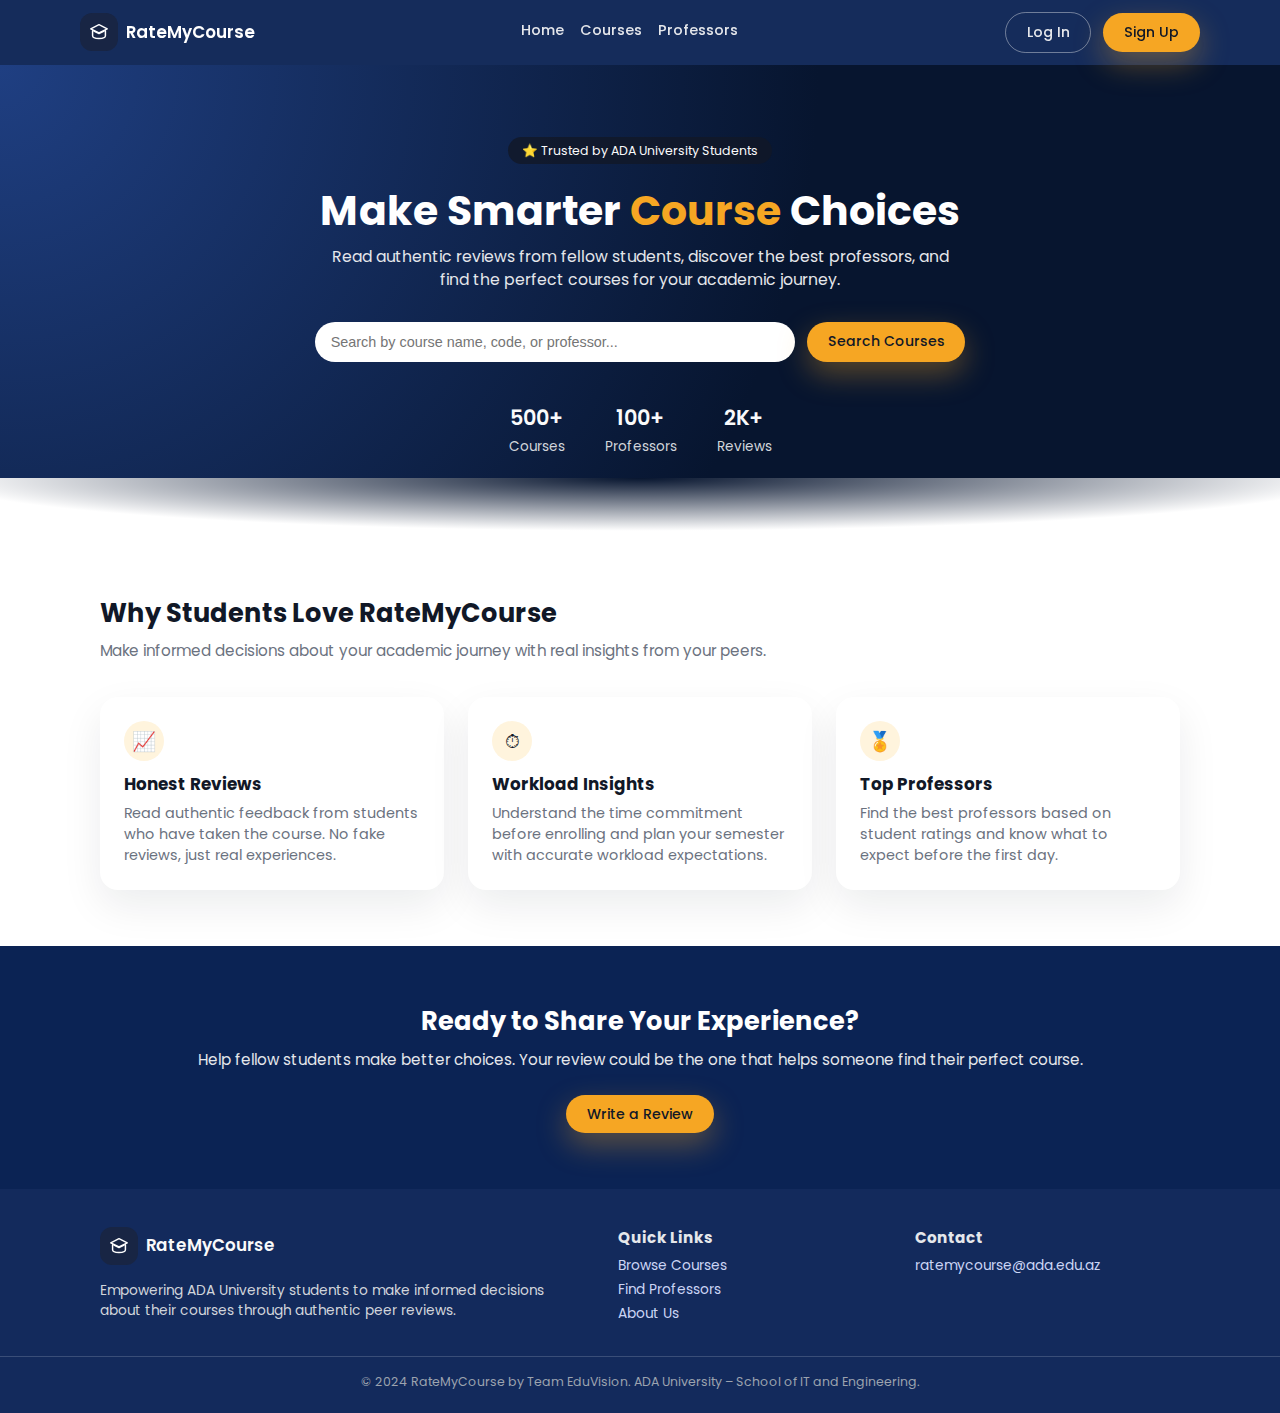
<file: src/main/resources/static/index.html>
<!DOCTYPE html>
<html lang="en">
<head>
  <meta charset="UTF-8" />
  <title>RateMyCourse – ADA University Course Reviews</title>
  <meta name="viewport" content="width=device-width, initial-scale=1.0" />
  <link rel="stylesheet" href="styles.css" />
  <link rel="preconnect" href="https://fonts.googleapis.com">
  <link rel="preconnect" href="https://fonts.gstatic.com" crossorigin>
  <link
    href="https://fonts.googleapis.com/css2?family=Poppins:wght@400;500;600;700&display=swap"
    rel="stylesheet">
</head>
<body data-page="home">
  <!-- NAVBAR -->
  <header class="navbar">
    <div class="container navbar-inner">
      <!-- Brand clickable -> home -->
      <a href="index.html" class="brand">
        <div class="brand-icon">
          <!-- Mortarboard icon -->
          <svg viewBox="0 0 24 24" aria-hidden="true">
            <path d="M3 8.5L12 4l9 4.5-9 4.5L3 8.5Z" />
            <path d="M6.5 11l5.5 2.75L17.5 11" />
            <path d="M19 10.5V16c0 1.66-3.13 3-7 3s-7-1.34-7-3v-5.5" />
          </svg>
        </div>
        <span class="brand-name">RateMyCourse</span>
      </a>

      <nav class="nav-links">
        <a href="index.html" class="nav-link">Home</a>
        <a href="courses.html" class="nav-link">Courses</a>
        <a href="professors.html" class="nav-link">Professors</a>
      </nav>

      <div class="nav-right">
        <div class="nav-auth">
          <button class="btn btn-ghost" id="btn-login">Log In</button>
          <button class="btn btn-primary" id="btn-signup">Sign Up</button>
        </div>
      </div>
    </div>
  </header>

  <main>
    <!-- HERO -->
    <section class="hero">
      <div class="container hero-inner">
        <span class="badge">⭐ Trusted by ADA University Students</span>

        <h1 class="hero-title">
          Make Smarter <span class="accent">Course</span> Choices
        </h1>

        <p class="hero-subtitle">
          Read authentic reviews from fellow students, discover the best
          professors, and find the perfect courses for your academic journey.
        </p>

        <div class="hero-search">
          <input
            id="hero-search-input"
            type="text"
            placeholder="Search by course name, code, or professor..."
          />
          <button class="btn btn-primary" id="hero-search-btn">
            Search Courses
          </button>
        </div>

        <div class="hero-stats">
          <div class="stat-item">
            <span class="stat-number">500+</span>
            <span class="stat-label">Courses</span>
          </div>
          <div class="stat-item">
            <span class="stat-number">100+</span>
            <span class="stat-label">Professors</span>
          </div>
          <div class="stat-item">
            <span class="stat-number">2K+</span>
            <span class="stat-label">Reviews</span>
          </div>
        </div>
      </div>
      <div class="hero-curve"></div>
    </section>

    <!-- WHY -->
    <section class="section" id="why">
      <div class="container">
        <h2 class="section-title">Why Students Love RateMyCourse</h2>
        <p class="section-subtitle">
          Make informed decisions about your academic journey with real
          insights from your peers.
        </p>

        <div class="three-cards">
          <article class="info-card">
            <div class="info-icon">📈</div>
            <h3>Honest Reviews</h3>
            <p>
              Read authentic feedback from students who have taken the course.
              No fake reviews, just real experiences.
            </p>
          </article>

          <article class="info-card">
            <div class="info-icon">⏱</div>
            <h3>Workload Insights</h3>
            <p>
              Understand the time commitment before enrolling and plan your
              semester with accurate workload expectations.
            </p>
          </article>

          <article class="info-card">
            <div class="info-icon">🏅</div>
            <h3>Top Professors</h3>
            <p>
              Find the best professors based on student ratings and know what
              to expect before the first day.
            </p>
          </article>
        </div>
      </div>
    </section>

    <!-- CTA -->
    <section class="section section-cta">
      <div class="container cta-inner">
        <h2 class="cta-title">Ready to Share Your Experience?</h2>
        <p class="cta-subtitle">
          Help fellow students make better choices. Your review could be the
          one that helps someone find their perfect course.
        </p>
        <button class="btn btn-primary" id="home-write-review">Write a Review</button>
      </div>
    </section>
  </main>

  <!-- FOOTER -->
  <footer class="footer">
    <div class="container footer-inner">
      <div class="footer-col">
        <!-- Brand clickable -> home -->
        <a href="index.html" class="brand">
          <div class="brand-icon brand-icon-small">
            <svg viewBox="0 0 24 24" aria-hidden="true">
              <path d="M3 8.5L12 4l9 4.5-9 4.5L3 8.5Z" />
              <path d="M6.5 11l5.5 2.75L17.5 11" />
              <path d="M19 10.5V16c0 1.66-3.13 3-7 3s-7-1.34-7-3v-5.5" />
            </svg>
          </div>
          <span class="brand-name">RateMyCourse</span>
        </a>
        <p class="footer-text">
          Empowering ADA University students to make informed decisions about
          their courses through authentic peer reviews.
        </p>
      </div>

      <div class="footer-col">
        <h4>Quick Links</h4>
        <a href="courses.html">Browse Courses</a>
        <a href="professors.html">Find Professors</a>
        <a href="#why">About Us</a>
      </div>

      <div class="footer-col">
        <h4>Contact</h4>
        <a href="mailto:ratemycourse@ada.edu.az">ratemycourse@ada.edu.az</a>
      </div>
    </div>

    <div class="footer-bottom">
      © 2024 RateMyCourse by Team EduVision. ADA University – School of IT and
      Engineering.
    </div>
  </footer>

  <script src="app.js"></script>
</body>
</html>
</file>
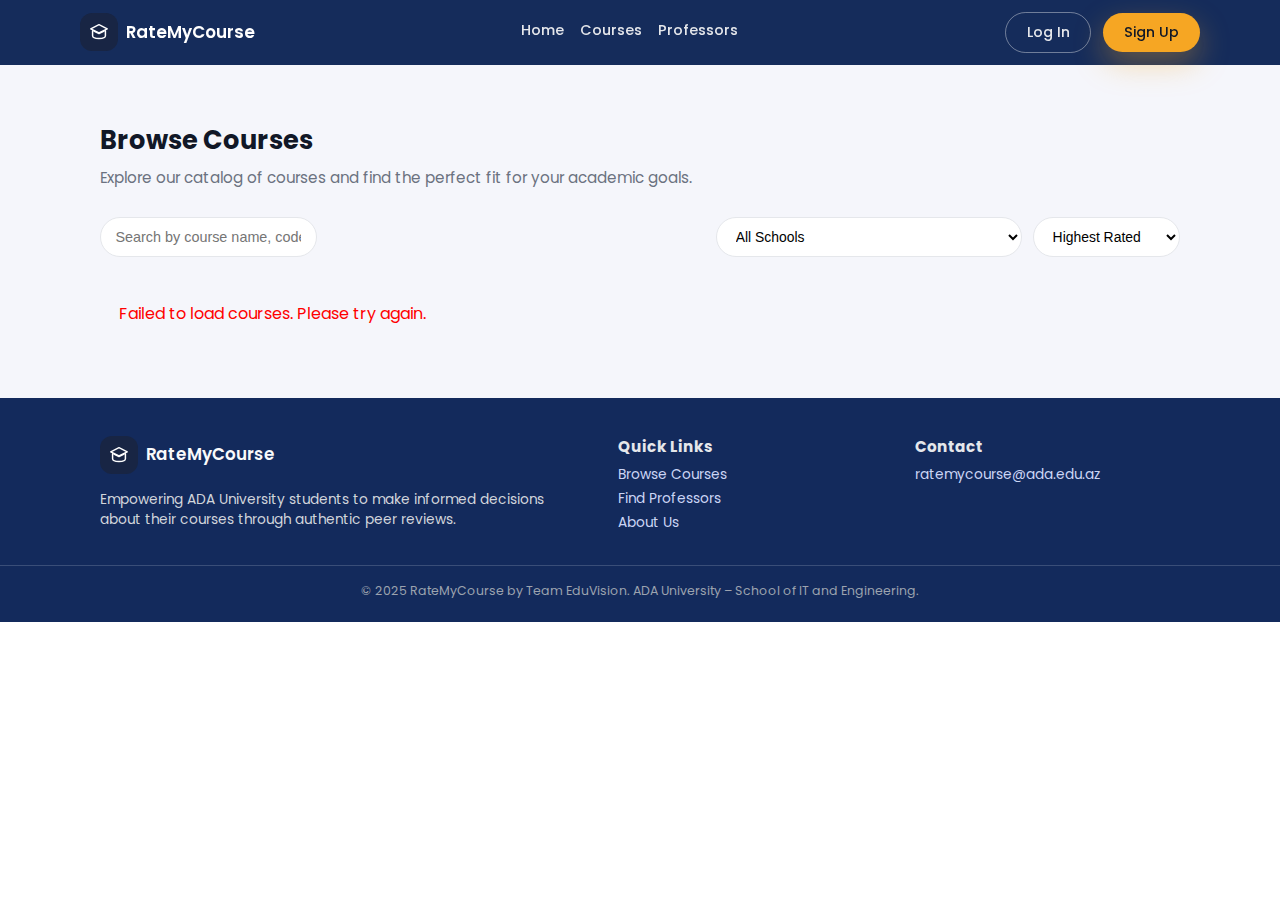
<file: src/main/resources/static/course-detail.html>
<!DOCTYPE html>
<html lang="en">
<head>
  <meta charset="UTF-8" />
  <title>Course Details – RateMyCourse</title>
  <meta name="viewport" content="width=device-width, initial-scale=1.0" />
  <link rel="stylesheet" href="styles.css" />
  <link rel="preconnect" href="https://fonts.googleapis.com">
  <link rel="preconnect" href="https://fonts.gstatic.com" crossorigin>
  <link
    href="https://fonts.googleapis.com/css2?family=Poppins:wght@400;500;600;700&display=swap"
    rel="stylesheet">
</head>
<body data-page="course-detail">
  <header class="navbar">
    <div class="container navbar-inner">
      <!-- Brand clickable -> home -->
      <a href="index.html" class="brand">
        <div class="brand-icon">
          <!-- Mortarboard icon -->
          <svg viewBox="0 0 24 24" aria-hidden="true">
            <path d="M3 8.5L12 4l9 4.5-9 4.5L3 8.5Z" />
            <path d="M6.5 11l5.5 2.75L17.5 11" />
            <path d="M19 10.5V16c0 1.66-3.13 3-7 3s-7-1.34-7-3v-5.5" />
          </svg>
        </div>
        <span class="brand-name">RateMyCourse</span>
      </a>

      <nav class="nav-links">
        <a href="index.html" class="nav-link">Home</a>
        <a href="courses.html" class="nav-link">Courses</a>
        <a href="professors.html" class="nav-link">Professors</a>
      </nav>

      <div class="nav-right">
        <div class="nav-auth">
          <button class="btn btn-ghost" id="btn-login">Log In</button>
          <button class="btn btn-primary" id="btn-signup">Sign Up</button>
        </div>
      </div>
    </div>
  </header>

<main>
  <!-- Hero -->
  <section class="detail-hero">
    <div class="container detail-hero-inner">
      <div class="detail-left">
        <a href="courses.html" class="detail-back-link">← Back to Courses</a>
        <span id="course-code" class="detail-code-badge"></span>
        <h1 id="course-title" class="detail-title"></h1>
        <p id="course-school" class="detail-subtitle"></p>
        <p id="course-professor" class="detail-subtitle detail-prof-line"></p>
      </div>

      <aside class="detail-rating-card">
        <div class="rating-stars-static detail-stars">
          <div class="rating-stars-bg">★★★★★</div>
          <div class="rating-stars-fill" id="course-stars-fill">★★★★★</div>
        </div>

        <div class="detail-rating-value" id="course-rating">—</div>
        <div class="detail-rating-sub" id="course-review-count">No reviews yet</div>
        <div class="detail-diff-label">
          Difficulty:
          <span id="course-difficulty" class="difficulty-badge"></span>
        </div>
      </aside>
    </div>
  </section>

  <!-- Reviews -->
  <section class="section detail-reviews">
    <div class="container">
      <div class="reviews-header">
        <h2>Student Reviews</h2>
        <div class="reviews-actions">
          <select id="course-review-sort">
            <option value="newest">Newest First</option>
            <option value="oldest">Oldest First</option>
            <option value="rating-desc">Highest Rating</option>
            <option value="rating-asc">Lowest Rating</option>
          </select>
          <button class="btn btn-primary btn-small" id="course-write-review-top">
            Write Review
          </button>
        </div>
      </div>

      <div id="course-reviews-empty" class="reviews-empty">
        <div class="reviews-empty-icon">💬</div>
        <h3>No Reviews Yet</h3>
        <p>Be the first to share your experience with this course!</p>
        <button class="btn btn-primary btn-small" id="course-write-review-empty">
          Write the First Review
        </button>
      </div>

      <div id="course-reviews-list"></div>
    </div>
  </section>
</main>

  <footer class="footer">
    <div class="container footer-inner">
      <div class="footer-col">
        <!-- Brand clickable -> home -->
        <a href="index.html" class="brand">
          <div class="brand-icon brand-icon-small">
            <svg viewBox="0 0 24 24" aria-hidden="true">
              <path d="M3 8.5L12 4l9 4.5-9 4.5L3 8.5Z" />
              <path d="M6.5 11l5.5 2.75L17.5 11" />
              <path d="M19 10.5V16c0 1.66-3.13 3-7 3s-7-1.34-7-3v-5.5" />
            </svg>
          </div>
          <span class="brand-name">RateMyCourse</span>
        </a>
        <p class="footer-text">
          Empowering ADA University students to make informed decisions about
          their courses through authentic peer reviews.
        </p>
      </div>

      <div class="footer-col">
        <h4>Quick Links</h4>
        <a href="courses.html">Browse Courses</a>
        <a href="professors.html">Find Professors</a>
        <a href="#why">About Us</a>
      </div>

      <div class="footer-col">
        <h4>Contact</h4>
        <a href="mailto:ratemycourse@ada.edu.az">ratemycourse@ada.edu.az</a>
      </div>
    </div>

    <div class="footer-bottom">
      © 2025 RateMyCourse by Team EduVision. ADA University – School of IT and
      Engineering.
    </div>
  </footer>

  <!-- COURSE REVIEW MODAL -->
  <div id="course-review-modal" class="review-modal hidden">
    <div class="review-modal-backdrop"></div>
    <div class="review-modal-panel">
      <div class="review-modal-header">
        <div>
          <h3>Write a Review</h3>
          <p id="course-modal-subtitle" class="modal-subtitle-small"></p>
        </div>
        <button class="modal-close-btn" id="course-modal-close">×</button>
      </div>

      <form class="review-modal-form" id="course-modal-form">
        <label class="modal-label">Overall Rating *</label>
        <div class="rating-input">
          <div class="rating-stars-wrapper" id="course-rating-stars">
            <div class="rating-stars-bg">★★★★★</div>
            <div class="rating-stars-fill" id="course-rating-stars-fill">★★★★★</div>
          </div>
          <span class="rating-input-value" id="course-rating-value">0.0/5</span>
        </div>


        <label class="modal-label">Difficulty Level *</label>
        <select id="course-modal-difficulty">
          <option value="">Select difficulty</option>
          <option value="Easy">Easy</option>
          <option value="Moderate">Moderate</option>
          <option value="Hard">Hard</option>
        </select>

        <label class="modal-label">When did you take this course? *</label>
        <div class="review-form-row">
          <select id="course-modal-semester">
            <option value="">Select semester</option>
            <option value="Fall">Fall</option>
            <option value="Spring">Spring</option>
            <option value="Summer">Summer</option>
          </select>
          <select id="course-modal-year">
            <option value="">Year</option>
            <!-- JS ilə dolduracağıq -->
          </select>
        </div>

        <label class="modal-label">Your Review *</label>
        <textarea
          id="course-modal-text"
          rows="4"
          placeholder="Share your experience with this course. What did you like? What could be improved? Any tips for future students?"
        ></textarea>

        <p class="modal-hint">Your review will be posted anonymously.</p>

        <div class="review-form-actions">
          <button
            type="button"
            class="btn btn-ghost btn-small"
            id="course-modal-cancel"
          >
            Cancel
          </button>
          <button
            type="submit"
            class="btn btn-primary btn-small"
            id="course-modal-submit"
          >
            Submit Review
          </button>
        </div>
      </form>
    </div>
  </div>

  <script src="app.js"></script>
</body>
</html>
</file>
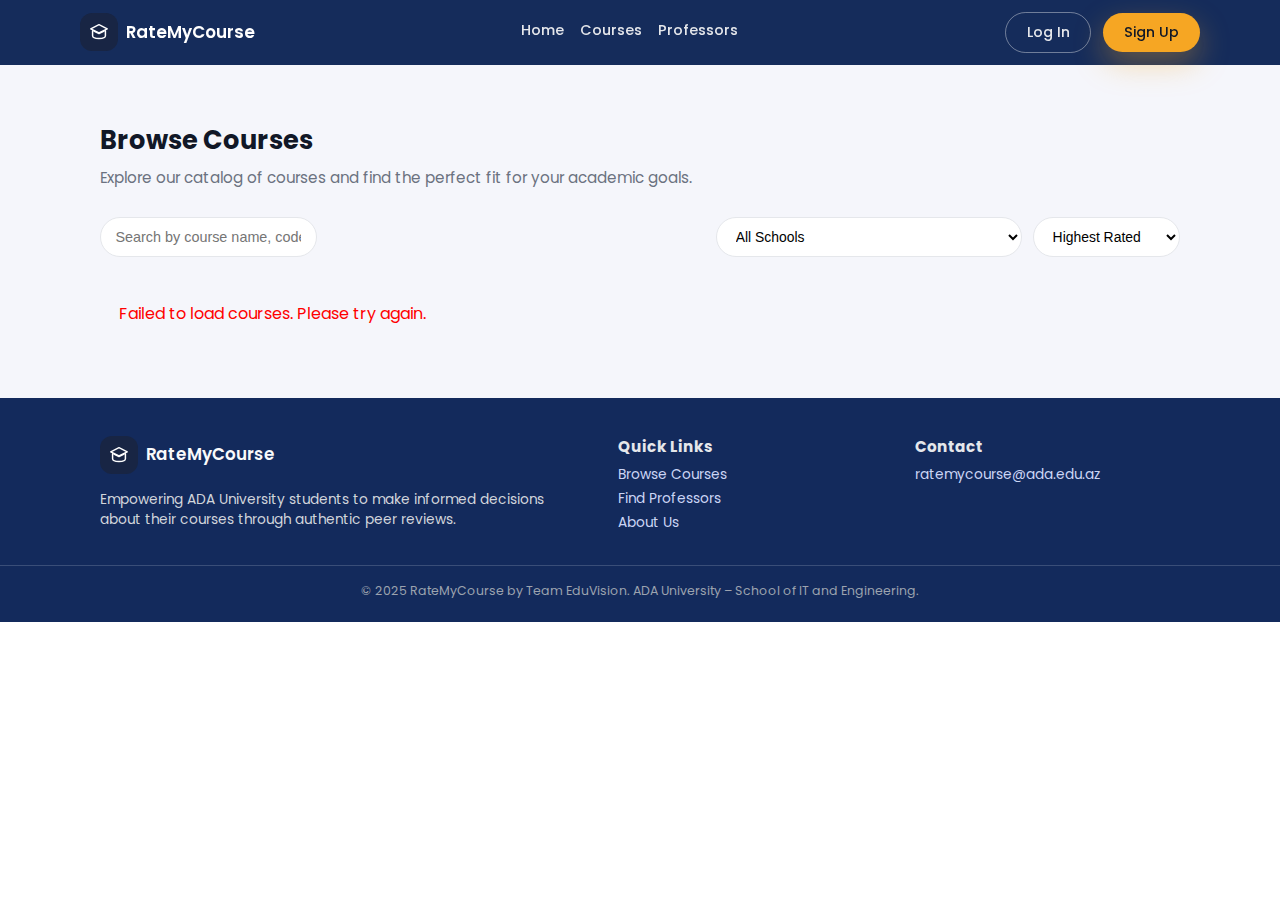
<file: src/main/resources/static/courses.html>
<!DOCTYPE html>
<html lang="en">
<head>
  <meta charset="UTF-8" />
  <title>Browse Courses – RateMyCourse</title>
  <meta name="viewport" content="width=device-width, initial-scale=1.0" />
  <link rel="stylesheet" href="styles.css" />
  <link rel="preconnect" href="https://fonts.googleapis.com">
  <link rel="preconnect" href="https://fonts.gstatic.com" crossorigin>
  <link
    href="https://fonts.googleapis.com/css2?family=Poppins:wght@400;500;600;700&display=swap"
    rel="stylesheet">
</head>
<body data-page="courses">
  <header class="navbar">
    <div class="container navbar-inner">
      <!-- Brand clickable -> home -->
      <a href="index.html" class="brand">
        <div class="brand-icon">
          <!-- Mortarboard icon -->
          <svg viewBox="0 0 24 24" aria-hidden="true">
            <path d="M3 8.5L12 4l9 4.5-9 4.5L3 8.5Z" />
            <path d="M6.5 11l5.5 2.75L17.5 11" />
            <path d="M19 10.5V16c0 1.66-3.13 3-7 3s-7-1.34-7-3v-5.5" />
          </svg>
        </div>
        <span class="brand-name">RateMyCourse</span>
      </a>

      <nav class="nav-links">
        <a href="index.html" class="nav-link">Home</a>
        <a href="courses.html" class="nav-link">Courses</a>
        <a href="professors.html" class="nav-link">Professors</a>
      </nav>

      <div class="nav-right">
        <div class="nav-auth">
          <button class="btn btn-ghost" id="btn-login">Log In</button>
          <button class="btn btn-primary" id="btn-signup">Sign Up</button>
        </div>
      </div>
    </div>
  </header>

<div id="review-modal" class="modal hidden">
  <div class="modal-backdrop"></div>
  <div class="modal-panel">
    <button class="modal-close" aria-label="Close">×</button>
    <h3 id="modal-title"></h3>
    <p id="modal-subtitle" class="modal-subtitle"></p>
    <div id="modal-reviews"></div>
  </div>
</div>

<main>
  <section class="section section-soft">
    <div class="container">
      <h2 class="section-title">Browse Courses</h2>
      <p class="section-subtitle">
        Explore our catalog of courses and find the perfect fit for your academic goals.
      </p>

      <div class="filters-row">
        <div class="filters-search">
          <input
            id="courses-search-input"
            type="text"
            placeholder="Search by course name, code, or professor..."
          />
        </div>

        <div class="filters-selects">
          <select id="department-filter">
            <option value="all">All Schools</option>
            <option value="School of IT and Engineering">School of IT and Engineering</option>
            <option value="School of Business">School of Business</option>
            <option value="School of Public and International Affairs">School of Public and International Affairs</option>
            <option value="School of Law">School of Law</option>
            <option value="School of Education">School of Education</option>
            <option value="School of Agricultural and Food Sciences">School of Agricultural and Food Sciences</option>
            <option value="School of Design and Architecture">School of Design and Architecture</option>
          </select>

          <select id="course-sort">
            <option value="rating-desc">Highest Rated</option>
            <option value="rating-asc">Lowest Rated</option>
            <option value="reviews-desc">Most Reviewed</option>
          </select>
        </div>
      </div>

      <p class="results-label" id="courses-count"></p>

      <div class="card-grid" id="courses-grid"></div>
    </div>
  </section>
</main>

  <footer class="footer">
    <div class="container footer-inner">
      <div class="footer-col">
        <!-- Brand clickable -> home -->
        <a href="index.html" class="brand">
          <div class="brand-icon brand-icon-small">
            <svg viewBox="0 0 24 24" aria-hidden="true">
              <path d="M3 8.5L12 4l9 4.5-9 4.5L3 8.5Z" />
              <path d="M6.5 11l5.5 2.75L17.5 11" />
              <path d="M19 10.5V16c0 1.66-3.13 3-7 3s-7-1.34-7-3v-5.5" />
            </svg>
          </div>
          <span class="brand-name">RateMyCourse</span>
        </a>
        <p class="footer-text">
          Empowering ADA University students to make informed decisions about
          their courses through authentic peer reviews.
        </p>
      </div>

      <div class="footer-col">
        <h4>Quick Links</h4>
        <a href="courses.html">Browse Courses</a>
        <a href="professors.html">Find Professors</a>
        <a href="#why">About Us</a>
      </div>

      <div class="footer-col">
        <h4>Contact</h4>
        <a href="mailto:ratemycourse@ada.edu.az">ratemycourse@ada.edu.az</a>
      </div>
    </div>

    <div class="footer-bottom">
      © 2025 RateMyCourse by Team EduVision. ADA University – School of IT and
      Engineering.
    </div>
  </footer>

  <script src="app.js"></script>
</body>
</html>
</file>
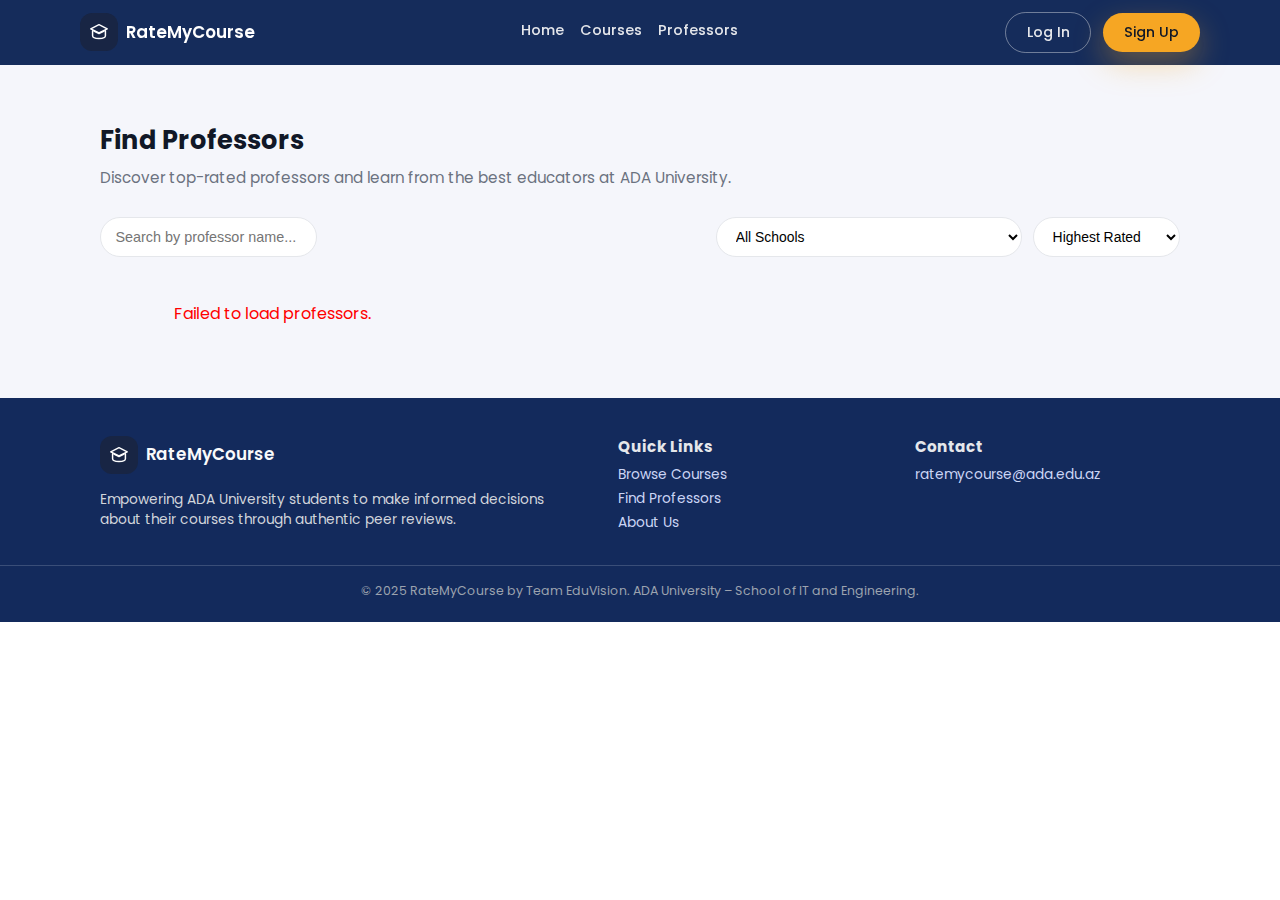
<file: src/main/resources/static/professor-detail.html>
<!DOCTYPE html>
<html lang="en">
  <head>
    <meta charset="UTF-8" />
    <title>Professor Details – RateMyCourse</title>
    <meta name="viewport" content="width=device-width, initial-scale=1.0" />
    <link rel="stylesheet" href="styles.css" />
  </head>
  <body data-page="professor-detail">
    <!-- Header -->
    <header class="navbar">
      <div class="container navbar-inner">
        <!-- Brand clickable -> home -->
        <a href="index.html" class="brand">
          <div class="brand-icon">
            <!-- Mortarboard icon -->
            <svg viewBox="0 0 24 24" aria-hidden="true">
              <path d="M3 8.5L12 4l9 4.5-9 4.5L3 8.5Z" />
              <path d="M6.5 11l5.5 2.75L17.5 11" />
              <path d="M19 10.5V16c0 1.66-3.13 3-7 3s-7-1.34-7-3v-5.5" />
            </svg>
          </div>
          <span class="brand-name">RateMyCourse</span>
        </a>

        <nav class="nav-links">
          <a href="index.html" class="nav-link">Home</a>
          <a href="courses.html" class="nav-link">Courses</a>
          <a href="professors.html" class="nav-link">Professors</a>
        </nav>

        <div class="nav-right">
          <div class="nav-auth">
            <button class="btn btn-ghost" id="btn-login">Log In</button>
            <button class="btn btn-primary" id="btn-signup">Sign Up</button>
          </div>
        </div>
      </div>
    </header>

    <!-- Professor hero -->
    <section class="section detail-hero">
      <div class="container detail-hero-inner">
        <div class="detail-hero-main">
          <button class="back-link" onclick="window.location.href='professors.html'">
            ← Back to Professors
          </button>

          <h1 id="prof-name">Professor Name</h1>
          <p id="prof-school" class="detail-school">School name</p>
          <p id="prof-courses-count" class="detail-subtitle">
            Teaches 0 courses
          </p>
        </div>

        <aside class="detail-rating-card">
          <div class="rating-stars-static detail-stars">
            <div class="rating-stars-bg">★★★★★</div>
            <div class="rating-stars-fill" id="prof-stars-fill">★★★★★</div>
          </div>

          <div class="detail-rating-value" id="prof-rating">—</div>
          <div class="detail-rating-sub" id="prof-review-count">No reviews yet</div>
          <div class="detail-diff-label">
            Difficulty:
            <span id="prof-difficulty" class="difficulty-badge"></span>
          </div>
        </aside>
      </div>
    </section>

    <!-- Courses taught by this professor -->
    <section class="section prof-courses-section">
      <div class="container">
        <h2>Courses Taught</h2>
        <div id="prof-courses-grid" class="courses-grid">
          <!-- JS ilə doldurulacaq -->
        </div>
      </div>
    </section>

    <!-- Student reviews -->
    <section class="section detail-reviews prof-reviews-section">
      <div class="container">
        <div class="reviews-header">
          <h2>Student Reviews</h2>
          <div class="reviews-actions">
            <select id="prof-review-sort">
              <option value="newest">Newest First</option>
              <option value="oldest">Oldest First</option>
              <option value="rating-desc">Highest Rating</option>
              <option value="rating-asc">Lowest Rating</option>
            </select>
            <button class="btn btn-primary btn-small" id="prof-write-review-top">
              Write Review
            </button>
          </div>
        </div>

        <div id="prof-reviews-empty" class="reviews-empty">
          <div class="reviews-empty-icon">💬</div>
          <h3>No Reviews Yet</h3>
          <p>Be the first to share your experience with this professor!</p>
          <button class="btn btn-primary btn-small" id="prof-write-review-empty">
            Write the First Review
          </button>
        </div>

        <div id="prof-reviews-list"></div>
      </div>
    </section>

    <!-- PROFESSOR REVIEW MODAL -->
    <div id="prof-review-modal" class="review-modal hidden">
      <div class="review-modal-backdrop"></div>
      <div class="review-modal-panel">
        <div class="review-modal-header">
          <div>
            <h3>Write a Review</h3>
            <p id="prof-modal-subtitle" class="modal-subtitle-small"></p>
          </div>
          <button class="modal-close-btn" id="prof-modal-close">×</button>
        </div>

        <form class="review-modal-form" id="prof-modal-form">
          <label class="modal-label">Overall Rating *</label>
          <div class="rating-input">
            <div class="rating-stars-wrapper" id="prof-rating-stars">
              <div class="rating-stars-bg">★★★★★</div>
              <div class="rating-stars-fill" id="prof-rating-stars-fill">
                ★★★★★
              </div>
            </div>
            <span class="rating-input-value" id="prof-rating-value">0.0/5</span>
          </div>

          <label class="modal-label">Course *</label>
          <select id="prof-modal-course">
            <option value="">Select course</option>
            <!-- JS professorun dərslərini əlavə edəcək -->
          </select>

          <label class="modal-label">Difficulty Level *</label>
          <select id="prof-modal-difficulty">
            <option value="">Select difficulty</option>
            <option value="Easy">Easy</option>
            <option value="Moderate">Moderate</option>
            <option value="Hard">Hard</option>
          </select>

          <label class="modal-label">When did you take this course? *</label>
          <div class="review-form-row">
            <select id="prof-modal-semester">
              <option value="">Select semester</option>
              <option value="Fall">Fall</option>
              <option value="Spring">Spring</option>
              <option value="Summer">Summer</option>
            </select>
            <select id="prof-modal-year">
              <option value="">Year</option>
            </select>
          </div>

          <label class="modal-label">Your Review *</label>
          <textarea
            id="prof-modal-text"
            rows="4"
            placeholder="Share your experience with this professor..."
          ></textarea>

          <p class="modal-hint">Your review will be posted anonymously.</p>

          <div class="review-form-actions">
            <button
              type="button"
              class="btn btn-ghost btn-small"
              id="prof-modal-cancel"
            >
              Cancel
            </button>
            <button
              type="submit"
              class="btn btn-primary btn-small"
              id="prof-modal-submit"
            >
              Submit Review
            </button>
          </div>
        </form>
      </div>
    </div>

    <!-- Footer -->
    <footer class="footer">
      <div class="container footer-inner">
        <div class="footer-col">
          <!-- Brand clickable -> home -->
          <a href="index.html" class="brand">
            <div class="brand-icon brand-icon-small">
              <svg viewBox="0 0 24 24" aria-hidden="true">
                <path d="M3 8.5L12 4l9 4.5-9 4.5L3 8.5Z" />
                <path d="M6.5 11l5.5 2.75L17.5 11" />
                <path d="M19 10.5V16c0 1.66-3.13 3-7 3s-7-1.34-7-3v-5.5" />
              </svg>
            </div>
            <span class="brand-name">RateMyCourse</span>
          </a>
          <p class="footer-text">
            Empowering ADA University students to make informed decisions about
            their courses through authentic peer reviews.
          </p>
        </div>

        <div class="footer-col">
          <h4>Quick Links</h4>
          <a href="courses.html">Browse Courses</a>
          <a href="professors.html">Find Professors</a>
          <a href="#why">About Us</a>
        </div>

        <div class="footer-col">
          <h4>Contact</h4>
          <a href="mailto:ratemycourse@ada.edu.az">ratemycourse@ada.edu.az</a>
        </div>
      </div>

      <div class="footer-bottom">
        © 2025 RateMyCourse by Team EduVision. ADA University – School of IT and
        Engineering.
      </div>
    </footer>

    <script src="app.js"></script>
  </body>
</html>
</file>
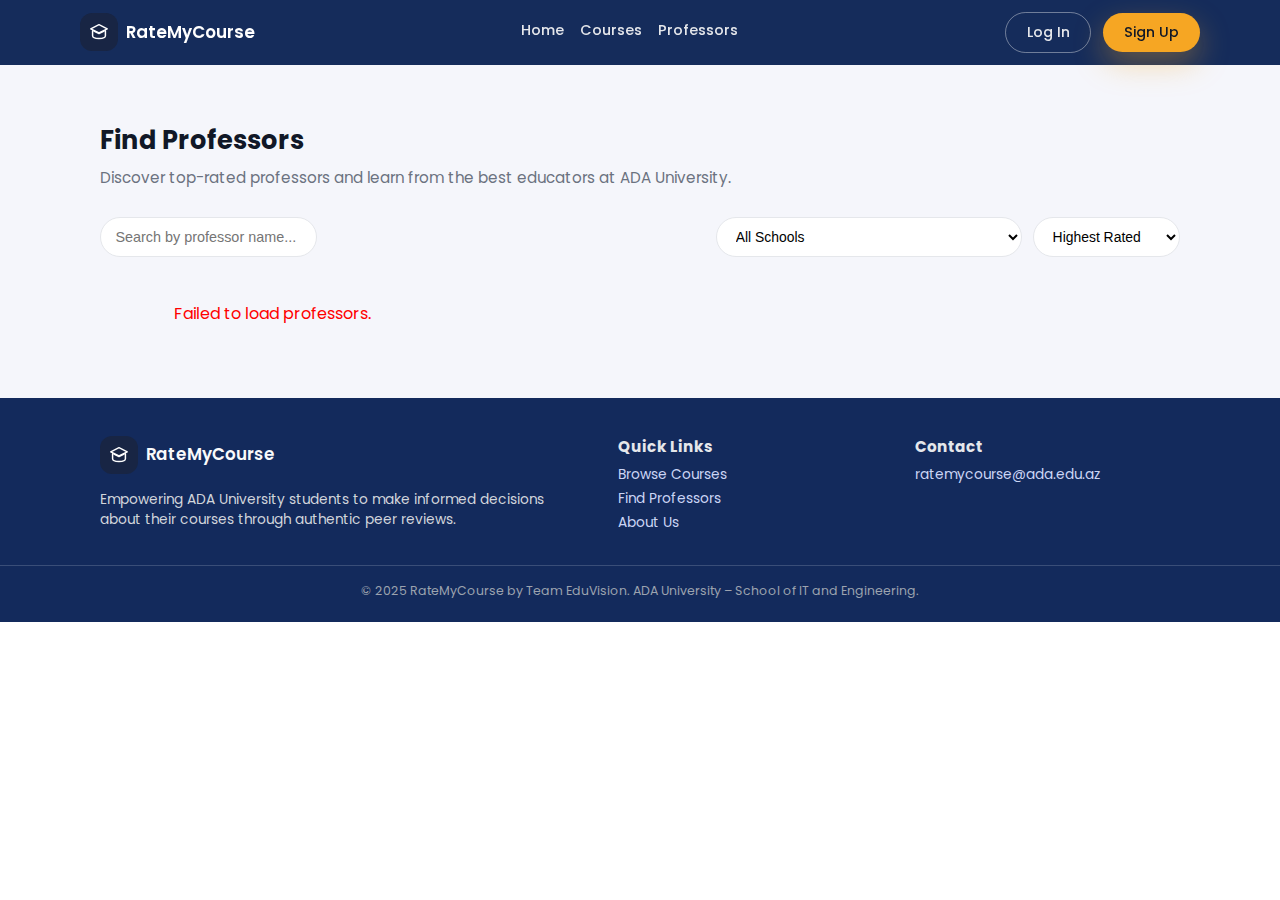
<file: src/main/resources/static/professors.html>
<!DOCTYPE html>
<html lang="en">
<head>
  <meta charset="UTF-8" />
  <title>Find Professors – RateMyCourse</title>
  <meta name="viewport" content="width=device-width, initial-scale=1.0" />
  <link rel="stylesheet" href="styles.css" />
  <link rel="preconnect" href="https://fonts.googleapis.com">
  <link rel="preconnect" href="https://fonts.gstatic.com" crossorigin>
  <link
    href="https://fonts.googleapis.com/css2?family=Poppins:wght@400;500;600;700&display=swap"
    rel="stylesheet">
</head>
<body data-page="professors">
  <header class="navbar">
    <div class="container navbar-inner">
      <!-- Brand clickable -> home -->
      <a href="index.html" class="brand">
        <div class="brand-icon">
          <!-- Mortarboard icon -->
          <svg viewBox="0 0 24 24" aria-hidden="true">
            <path d="M3 8.5L12 4l9 4.5-9 4.5L3 8.5Z" />
            <path d="M6.5 11l5.5 2.75L17.5 11" />
            <path d="M19 10.5V16c0 1.66-3.13 3-7 3s-7-1.34-7-3v-5.5" />
          </svg>
        </div>
        <span class="brand-name">RateMyCourse</span>
      </a>

      <nav class="nav-links">
        <a href="index.html" class="nav-link">Home</a>
        <a href="courses.html" class="nav-link">Courses</a>
        <a href="professors.html" class="nav-link">Professors</a>
      </nav>

      <div class="nav-right">
        <div class="nav-auth">
          <button class="btn btn-ghost" id="btn-login">Log In</button>
          <button class="btn btn-primary" id="btn-signup">Sign Up</button>
        </div>
      </div>
    </div>
  </header>

<div id="review-modal" class="modal hidden">
  <div class="modal-backdrop"></div>
  <div class="modal-panel">
    <button class="modal-close" aria-label="Close">×</button>
    <h3 id="modal-title"></h3>
    <p id="modal-subtitle" class="modal-subtitle"></p>
    <div id="modal-reviews"></div>
  </div>
</div>

<main class="professors-main">
  <section class="section professors-section">
    <div class="container">
      <h2 class="section-title">Find Professors</h2>
      <p class="section-subtitle">
        Discover top-rated professors and learn from the best educators at ADA University.
      </p>

      <div class="filters-row">
        <div class="filters-search">
          <input
            id="professors-search-input"
            type="text"
            placeholder="Search by professor name..."
          />
        </div>

        <div class="filters-selects">
          <select id="prof-department-filter">
            <option value="all">All Schools</option>
            <option value="School of IT and Engineering">School of IT and Engineering</option>
            <option value="School of Business">School of Business</option>
            <option value="School of Public and International Affairs">School of Public and International Affairs</option>
            <option value="School of Law">School of Law</option>
            <option value="School of Education">School of Education</option>
            <option value="School of Agricultural and Food Sciences">School of Agricultural and Food Sciences</option>
            <option value="School of Design and Architecture">School of Design and Architecture</option>
          </select>

          <select id="prof-sort">
            <option value="rating-desc">Highest Rated</option>
            <option value="rating-asc">Lowest Rated</option>
            <option value="reviews-desc">Most Reviewed</option>
          </select>
        </div>
      </div>

      <p class="results-label" id="professors-count"></p>

      <div class="card-grid" id="professors-grid"></div>
    </div>
  </section>
</main>

  <footer class="footer">
    <div class="container footer-inner">
      <div class="footer-col">
        <!-- Brand clickable -> home -->
        <a href="index.html" class="brand">
          <div class="brand-icon brand-icon-small">
            <svg viewBox="0 0 24 24" aria-hidden="true">
              <path d="M3 8.5L12 4l9 4.5-9 4.5L3 8.5Z" />
              <path d="M6.5 11l5.5 2.75L17.5 11" />
              <path d="M19 10.5V16c0 1.66-3.13 3-7 3s-7-1.34-7-3v-5.5" />
            </svg>
          </div>
          <span class="brand-name">RateMyCourse</span>
        </a>
        <p class="footer-text">
          Empowering ADA University students to make informed decisions about
          their courses through authentic peer reviews.
        </p>
      </div>

      <div class="footer-col">
        <h4>Quick Links</h4>
        <a href="courses.html">Browse Courses</a>
        <a href="professors.html">Find Professors</a>
        <a href="#why">About Us</a>
      </div>

      <div class="footer-col">
        <h4>Contact</h4>
        <a href="mailto:ratemycourse@ada.edu.az">ratemycourse@ada.edu.az</a>
      </div>
    </div>

    <div class="footer-bottom">
      © 2025 RateMyCourse by Team EduVision. ADA University – School of IT and
      Engineering.
    </div>
  </footer>

  <script src="app.js"></script>
</body>
</html>
</file>
<file: src/main/resources/static/styles.css>
:root {
  --bg-navy: #0b2354;
  --bg-navy-soft: #132a5c;
  --bg-soft: #f5f6fb;
  --accent: #f6a623;
  --accent-soft: #fff4dd;
  --text-main: #111827;
  --text-muted: #6b7280;
  --border-soft: #e5e7eb;
  --radius-lg: 18px;
  --shadow-card: 0 16px 40px rgba(15, 23, 42, 0.08);
  --max-width: 1120px;
  --transition-fast: 0.18s ease-out;
}

*,
*::before,
*::after {
  box-sizing: border-box;
}

body {
  margin: 0;
  font-family: "Poppins", system-ui, -apple-system, BlinkMacSystemFont,
    "Segoe UI", sans-serif;
  color: var(--text-main);
  background: #ffffff;
}

/* Layout helpers */

.container {
  max-width: var(--max-width);
  margin: 0 auto;
  padding: 0 1.25rem;
}

/* Navbar */

.navbar {
  position: sticky;
  top: 0;
  z-index: 50;
  background: rgba(11, 35, 84, 0.96);
  backdrop-filter: blur(12px);
  color: #ffffff;
}

.navbar-inner {
  display: flex;
  align-items: center;
  justify-content: space-between;
  padding: 0.75rem 0;
  gap: 1.5rem;
}

.brand-icon {
  width: 38px;
  height: 38px;
  border-radius: 12px;
  background: #182544;          /* navy kvadrat */
  display: inline-flex;
  align-items: center;
  justify-content: center;
  color: #ffffff;
}

.brand-icon-small {
  width: 34px;
  height: 34px;
}

.brand-icon svg {
  width: 22px;
  height: 22px;
  stroke: currentColor;
  stroke-width: 1.6;
  fill: none;
  stroke-linecap: round;
  stroke-linejoin: round;
}

.nav-links {
  display: flex;
  gap: 1rem;
  align-items: center;
  flex: 0 0 auto;
}

.nav-link {
  color: #e5e7eb;
  text-decoration: none;
  font-size: 0.9rem;
  font-weight: 500;
  padding-bottom: 0.15rem;
  border-bottom: 2px solid transparent;
  transition: color var(--transition-fast),
    border-color var(--transition-fast);
}

.nav-link:hover {
  color: #ffffff;
}

.nav-link.active {
  color: #ffffff;
  border-color: var(--accent);
}

.nav-right {
  display: flex;
  align-items: center;
  gap: 1rem;
}

.nav-auth {
  display: flex;
  gap: 0.75rem;
  align-items: center;
}

.nav-user-label {
  color: #e5e7eb;
  font-weight: 600;
  display: none;
}

/* Buttons */

.btn {
  border-radius: 999px;
  border: none;
  font-family: inherit;
  font-size: 0.88rem;
  font-weight: 500;
  padding: 0.55rem 1.3rem;
  cursor: pointer;
  transition: transform var(--transition-fast),
    box-shadow var(--transition-fast), background var(--transition-fast),
    color var(--transition-fast), border-color var(--transition-fast);
}

.btn-small {
  font-size: 0.8rem;
  padding: 0.35rem 0.9rem;
}

.btn-primary {
  background: var(--accent);
  color: #111827;
  box-shadow: 0 12px 30px rgba(246, 166, 35, 0.35);
}

.btn-primary:hover {
  transform: translateY(-1px);
  box-shadow: 0 18px 40px rgba(246, 166, 35, 0.4);
}

.btn-ghost {
  background: transparent;
  border: 1px solid rgba(249, 250, 251, 0.4);
  color: #e5e7eb;
}

.btn-ghost:hover {
  background: rgba(17, 24, 39, 0.35);
}

/* Hero */

.hero {
  position: relative;
  background: radial-gradient(circle at 0% 0%, #1f3f82 0, #07152f 60%);
  color: #ffffff;
  padding: 4.5rem 0 5rem;
  overflow: hidden;
}

.hero-inner {
  position: relative;
  text-align: center;
  z-index: 1;
}

.badge {
  display: inline-flex;
  align-items: center;
  padding: 0.3rem 0.9rem;
  border-radius: 999px;
  background: rgba(17, 24, 39, 0.8);
  color: #f9fafb;
  font-size: 0.78rem;
  margin-bottom: 1.5rem;
}

.hero-title {
  font-size: clamp(2.2rem, 3.2vw, 3.1rem);
  line-height: 1.1;
  margin: 0 0 0.75rem;
}

.hero-title .accent {
  color: var(--accent);
}

.hero-subtitle {
  max-width: 640px;
  margin: 0 auto 1.9rem;
  color: #e5e7eb;
  font-size: 0.98rem;
}

.hero-search {
  display: flex;
  justify-content: center;
  gap: 0.75rem;
  margin-bottom: 2.5rem;
}

.hero-search input {
  width: min(480px, 100%);
  padding: 0.75rem 1rem;
  border-radius: 999px;
  border: none;
  outline: none;
  font-size: 0.9rem;
}

.hero-stats {
  display: flex;
  justify-content: center;
  gap: 2.5rem;
  color: #f9fafb;
}

.stat-item {
  text-align: center;
}

.stat-number {
  display: block;
  font-size: 1.3rem;
  font-weight: 600;
}

.stat-label {
  font-size: 0.85rem;
  color: #d1d5db;
}

.hero-curve {
  position: absolute;
  bottom: -60px;
  left: 0;
  right: 0;
  height: 120px;
  background: radial-gradient(100% 80% at 50% 0, #07152f 0, #ffffff 55%);
}

/* Sections */

.section {
  padding: 3.5rem 0;
}

.section-soft {
  background: var(--bg-soft);
}

.section-title {
  font-size: 1.6rem;
  margin: 0 0 0.4rem;
}

.section-subtitle {
  margin: 0;
  color: var(--text-muted);
  font-size: 0.95rem;
}

/* Professors page */
.professors-section {
  background: var(--bg-soft);
}

.section-header-row {
  display: flex;
  justify-content: space-between;
  align-items: flex-end;
  gap: 1rem;
  margin-bottom: 1.75rem;
}

/* Info cards */

.three-cards {
  margin-top: 2.2rem;
  display: grid;
  grid-template-columns: repeat(3, minmax(0, 1fr));
  gap: 1.5rem;
}

.info-card {
  background: #ffffff;
  border-radius: var(--radius-lg);
  padding: 1.5rem;
  box-shadow: var(--shadow-card);
}

.info-card h3 {
  margin: 0.6rem 0 0.4rem;
  font-size: 1.05rem;
}

.info-card p {
  margin: 0;
  color: var(--text-muted);
  font-size: 0.9rem;
}

.info-icon {
  width: 40px;
  height: 40px;
  border-radius: 999px;
  background: var(--accent-soft);
  display: inline-flex;
  align-items: center;
  justify-content: center;
  font-size: 1.2rem;
}

/* Course & professor cards */

.card-grid {
  margin-top: 1.75rem;
  display: grid;
  grid-template-columns: repeat(3, minmax(0, 1fr));
  gap: 1.5rem;
}

.course-card,
.prof-card {
  background: #ffffff;
  border-radius: var(--radius-lg);
  padding: 1.25rem 1.4rem;
  box-shadow: var(--shadow-card);
  display: flex;
  flex-direction: column;
  gap: 0.65rem;
}

.course-meta-top,
.prof-meta-top {
  display: flex;
  justify-content: space-between;
  align-items: center;
  font-size: 0.78rem;
  color: #6b7280;
}

.course-code,
.prof-initials {
  padding: 0.25rem 0.9rem;
  border-radius: 999px;
  background: #eef2ff;
  font-weight: 600;
  white-space: nowrap;        /* kod bir setirde qalsin (PUBA 3500) */
  display: inline-flex;       /* vertikal merkezleme ucun */
  align-items: center;
}

.course-meta-top span:last-child {
  max-width: 230px;           /* uzun school adlari ucun width limiti */
  text-align: right;
  line-height: 1.2;
}

.course-title,
.prof-name {
  margin: 0;
  font-size: 1rem;
  font-weight: 600;
}

.course-school,
.prof-school {
  margin: 0;
  font-size: 0.85rem;
  color: var(--text-muted);
}

.course-prof,
.prof-courses {
  font-size: 0.82rem;
  color: var(--text-muted);
}

.card-bottom-row {
  display: flex;
  justify-content: space-between;
  align-items: center;
  margin-top: 0.4rem;
  gap: 0.75rem;
  font-size: 0.82rem;
}

.rating {
  display: inline-flex;
  align-items: center;
  gap: 0.25rem;
}

.rating-stars {
  color: #facc15;
  font-size: 0.9rem;
}

.rating-score {
  font-weight: 600;
}

.difficulty-badge {
  padding: 0.15rem 0.6rem;
  border-radius: 999px;
  font-size: 0.75rem;
  font-weight: 500;
}

.diff-easy {
  background: #dcfce7;
  color: #15803d;
}

.diff-moderate {
  background: #fef3c7;
  color: #92400e;
}

.diff-hard {
  background: #fee2e2;
  color: #b91c1c;
}

.card-comments {
  display: inline-flex;
  align-items: center;
  gap: 0.35rem;
  color: var(--text-muted);
}

/* Filters */

.filters-row {
  display: flex;
  flex-wrap: wrap;
  justify-content: space-between;
  gap: 1rem;
  margin-top: 1.75rem;
}

.filters-search input {
  padding: 0.7rem 0.9rem;
  border-radius: 999px;
  border: 1px solid var(--border-soft);
  min-width: min(320px, 100%);
  font-size: 0.9rem;
}

.filters-selects {
  display: flex;
  flex-wrap: wrap;
  gap: 0.7rem;
}

.filters-selects select {
  padding: 0.6rem 0.9rem;
  border-radius: 999px;
  border: 1px solid var(--border-soft);
  font-size: 0.87rem;
  background: #ffffff;
}

.results-label {
  margin-top: 0.7rem;
  font-size: 0.85rem;
  color: var(--text-muted);
}

/* CTA */

.section-cta {
  background: var(--bg-navy);
  color: #ffffff;
}

.cta-inner {
  text-align: center;
}

.cta-title {
  margin: 0 0 0.4rem;
  font-size: 1.6rem;
}

.cta-subtitle {
  margin: 0 0 1.5rem;
  color: #e5e7eb;
  font-size: 0.95rem;
}

/* Links */

.link-btn {
  background: none;
  border: none;
  padding: 0;
  cursor: pointer;
  font-size: 0.9rem;
  color: var(--accent);
  font-weight: 500;
}

/* Footer */

.footer {
  background: var(--bg-navy-soft);
  color: #e5e7eb;
  padding-top: 2.3rem;
}

.footer-inner {
  display: grid;
  grid-template-columns: 2.2fr 1.2fr 1.2fr;
  gap: 2rem;
  align-items: flex-start;
}

.footer-col h4 {
  margin: 0 0 0.4rem;
  font-size: 0.95rem;
}

.footer-col a {
  display: block;
  color: #cbd5f5;
  text-decoration: none;
  font-size: 0.86rem;
  margin-bottom: 0.25rem;
}

.footer-col a:hover {
  text-decoration: underline;
}

.footer-text {
  margin: 0.8rem 0 0;
  font-size: 0.86rem;
  color: #d1d5db;
}

.footer-bottom {
  margin-top: 1.75rem;
  border-top: 1px solid rgba(148, 163, 184, 0.3);
  padding: 1rem 1.25rem 1.4rem;
  font-size: 0.78rem;
  text-align: center;
  color: #9ca3af;
}

/* Responsive */

@media (max-width: 960px) {
  .navbar-inner {
    flex-wrap: wrap;
  }

  .nav-search {
    display: none;
  }

  .card-grid,
  .three-cards {
    grid-template-columns: repeat(2, minmax(0, 1fr));
  }
}

@media (max-width: 720px) {
  .hero {
    padding-top: 4rem;
  }

  .hero-search {
    flex-direction: column;
    align-items: stretch;
    padding: 0 0.75rem;
  }

  .hero-stats {
    flex-direction: row;
    gap: 1.2rem;
  }

  .card-grid,
  .three-cards {
    grid-template-columns: minmax(0, 1fr);
  }

  .navbar-inner {
    align-items: flex-start;
  }

  .nav-links {
    display: none;
  }

  .nav-right {
    margin-left: auto;
  }

  .footer-inner {
    grid-template-columns: minmax(0, 1fr);
  }
}

/* Cards clickable */
.clickable-card {
  cursor: pointer;
}

/* Modal */
.modal.hidden { display: none; }

.modal {
  position: fixed;
  inset: 0;
  z-index: 80;
}

.modal-backdrop {
  position: absolute;
  inset: 0;
  background: rgba(15, 23, 42, 0.55);
}

.modal-panel {
  position: relative;
  max-width: 600px;
  margin: 6rem auto 0;
  background: #ffffff;
  border-radius: 18px;
  padding: 1.5rem 1.75rem;
  box-shadow: 0 24px 60px rgba(15, 23, 42, 0.35);
}

.modal-close {
  position: absolute;
  top: 0.75rem;
  right: 0.9rem;
  border: none;
  background: transparent;
  font-size: 1.4rem;
  cursor: pointer;
}

.modal-subtitle {
  margin-top: 0.2rem;
  color: var(--text-muted);
  font-size: 0.86rem;
}

.review-item {
  margin-top: 1rem;
  border-top: 1px solid var(--border-soft);
  padding-top: 0.7rem;
  font-size: 0.9rem;
}

.review-meta {
  font-weight: 500;
  margin-bottom: 0.25rem;
}

.review-text {
  color: var(--text-muted);
}

.clickable-card {
  cursor: pointer;
}

.detail-hero {
  background: var(--bg-navy);
  color: #ffffff;
  padding: 2.5rem 0 3rem;
}

.detail-hero-inner {
  display: flex;
  justify-content: space-between;
  align-items: flex-start;
  gap: 2rem;
}

.detail-left {
  max-width: 520px;
}

.detail-back-link {
  display: inline-flex;
  align-items: center;
  gap: 0.4rem;
  font-size: 0.86rem;
  color: #e5e7eb;
  text-decoration: none;
  margin-bottom: 1rem;
}

.detail-back-link:hover {
  text-decoration: underline;
}

.detail-code-badge {
  display: inline-block;
  padding: 0.3rem 0.75rem;
  border-radius: 999px;
  background: #facc15;
  color: #111827;
  font-size: 0.8rem;
  font-weight: 600;
  margin-bottom: 0.6rem;
}

.detail-title {
  margin: 0 0 0.3rem;
  font-size: 1.9rem;
}

.detail-subtitle {
  margin: 0;
  font-size: 0.95rem;
  color: #e5e7eb;
}

.prof-link {
  color: #ffffff;
  font-weight: 600;
  text-decoration: none;
}

.prof-link:visited,
.prof-link:hover,
.prof-link:active {
  color: #ffffff;
  text-decoration: none;
}

.detail-prof-line {
  margin-top: 0.4rem;
}

.detail-rating-card {
  background: #ffffff;
  color: var(--text-main);
  border-radius: 18px;
  padding: 1.4rem 1.6rem;
  min-width: 220px;
  text-align: center;
  box-shadow: var(--shadow-card);
}

.rating-stars-main {
  color: #facc15;
  font-size: 1.1rem;
  margin-bottom: 0.2rem;
}

.detail-rating-value {
  font-size: 2rem;
  font-weight: 700;
}

.detail-rating-sub {
  font-size: 0.85rem;
  color: var(--text-muted);
  margin-top: 0.1rem;
  margin-bottom: 0.7rem;
}

.detail-diff-label {
  font-size: 0.85rem;
  margin-top: 0.4rem;
}


.detail-reviews {
  background: var(--bg-soft);
}

/* ===== Professor Detail – page-specific styling ===== */

/* Page background a bit softer so blocks stand out */
body[data-page="professor-detail"] {
  background: #f4f5fb;
}

/* Courses section background for professor detail */
body[data-page="professor-detail"] .prof-courses-section {
  background: #f9fafc;
}

/* Reviews section background for professor detail */
body[data-page="professor-detail"] .prof-reviews-section {
  background: #eef2ff;
}

/* Add extra spacing between this professor's course cards */
body[data-page="professor-detail"] #prof-courses-grid .course-card {
  margin-bottom: 1rem;
}

/* Professor reviews – visually separated comment blocks */
body[data-page="professor-detail"] #prof-reviews-list {
  margin-top: 1.5rem;
}

/* Base style for each review card on professor detail */
body[data-page="professor-detail"] #prof-reviews-list .review-item {
  border-left: 4px solid #c7d2fe;
  background: #ffffff;
}

/* Alternate background colours to distinguish comments */
body[data-page="professor-detail"] #prof-reviews-list .review-item:nth-child(odd) {
  background: #f3f4ff;
}

.reviews-header {
  display: flex;
  justify-content: space-between;
  align-items: center;
  margin-bottom: 1.2rem;
}

.reviews-actions {
  display: flex;
  gap: 0.6rem;
  align-items: center;
}

.reviews-actions select {
  padding: 0.5rem 0.8rem;
  border-radius: 999px;
  border: 1px solid var(--border-soft);
  font-size: 0.85rem;
  background: #ffffff;
}

.reviews-empty {
  background: #ffffff;
  border-radius: 18px;
  padding: 2.2rem 1.75rem;
  text-align: center;
  box-shadow: var(--shadow-card);
}

.reviews-empty-icon {
  font-size: 1.8rem;
  margin-bottom: 0.4rem;
}

.reviews-empty h3 {
  margin: 0 0 0.3rem;
}

.reviews-empty p {
  margin: 0 0 0.9rem;
  color: var(--text-muted);
  font-size: 0.9rem;
}

#course-reviews-list,
#prof-reviews-list {
  margin-top: 1rem;
}
@media (max-width: 768px) {
  .detail-hero-inner {
    flex-direction: column;
  }

  .detail-rating-card {
    align-self: stretch;
  }
}

.review-form {
  background: #ffffff;
  border-radius: 18px;
  padding: 1.4rem 1.6rem;
  box-shadow: var(--shadow-card);
  margin-bottom: 1rem;
}

.review-form h3 {
  margin-top: 0;
  margin-bottom: 0.8rem;
}

.review-form label {
  display: block;
  font-size: 0.85rem;
  font-weight: 500;
  margin-bottom: 0.6rem;
}

.review-form select,
.review-form textarea {
  width: 100%;
  margin-top: 0.25rem;
  border-radius: 12px;
  border: 1px solid var(--border-soft);
  padding: 0.5rem 0.75rem;
  font-size: 0.9rem;
  resize: vertical;
}

.review-form-actions {
  margin-top: 0.8rem;
  display: flex;
  gap: 0.6rem;
}

.hidden {
  display: none;
}

/* Modal overlay */
.review-modal {
  position: fixed;
  inset: 0;
  z-index: 100;
}

.review-modal-backdrop {
  position: absolute;
  inset: 0;
  background: rgba(10, 20, 45, 0.45);
  backdrop-filter: blur(3px);
}

.review-modal-panel {
  position: relative;
  max-width: 520px;
  margin: 5rem auto;
  background: #ffffff;
  border-radius: 20px;
  padding: 1.2rem 1.5rem 1rem;
  box-shadow: 0 28px 80px rgba(15, 23, 42, 0.35);
}

.review-modal-header {
  display: flex;
  justify-content: space-between;
  align-items: flex-start;
  gap: 1rem;
  margin-bottom: 1rem;
}

.review-modal-header h3 {
  margin: 0;
  font-size: 1.2rem;
}

.modal-subtitle-small {
  margin: 0.2rem 0 0;
  font-size: 0.85rem;
  color: var(--text-muted);
}

.modal-close-btn {
  border: none;
  background: rgba(15, 38, 93, 0.08);
  color: #0f265d;
  width: 32px;
  height: 32px;
  border-radius: 50%;
  display: inline-flex;
  align-items: center;
  justify-content: center;
  font-size: 1.2rem;
  cursor: pointer;
  line-height: 1;
  transition: background var(--transition-fast), transform var(--transition-fast);
}

.modal-close-btn:hover {
  background: rgba(15, 38, 93, 0.16);
  transform: translateY(-1px);
}

.auth-header .modal-close-btn {
  background: rgba(255, 255, 255, 0.12);
  color: #f9fafb;
}

.auth-header .modal-close-btn:hover {
  background: rgba(255, 255, 255, 0.2);
}

.review-modal-form {
  display: flex;
  flex-direction: column;
  gap: 0.7rem;
}

.modal-label {
  font-size: 0.85rem;
  font-weight: 500;
}

.review-modal-form select,
.review-modal-form textarea {
  width: 100%;
  border-radius: 12px;
  border: 1px solid var(--border-soft);
  padding: 0.5rem 0.75rem;
  font-size: 0.9rem;
  resize: vertical;
}

.modal-hint {
  margin: 0.2rem 0 0;
  font-size: 0.8rem;
  color: var(--text-muted);
}

/* Star rating input */
.rating-input {
  display: flex;
  align-items: center;
  justify-content: space-between;
  gap: 0.75rem;
}

.rating-stars-wrapper {
  position: relative;
  display: inline-block;
  font-size: 1.4rem;
  cursor: pointer;
}

.rating-stars-bg,
.rating-stars-fill {
  white-space: nowrap;
}

.rating-stars-bg {
  color: #e5e7eb;
}

.rating-stars-fill {
  position: absolute;
  inset: 0;
  color: #facc15;
  width: 100%;
  overflow: hidden;
  pointer-events: none;
}

.rating-input-value {
  font-size: 0.9rem;
  color: var(--text-muted);
}

/* Reviews list items (anonim) */
.review-item {
  background: #ffffff;
  border-radius: 16px;
  padding: 0.9rem 1rem;
  box-shadow: var(--shadow-card);
  margin-top: 0.8rem;
  font-size: 0.9rem;
}

.review-meta {
  font-weight: 500;
  margin-bottom: 0.25rem;
  display: flex;
  align-items: center;
  gap: 0.4rem;
}

.review-text {
  color: var(--text-muted);
}

.review-diff-pill {
  font-size: 0.72rem;
  padding: 0.15rem 0.55rem;
}

.auth-error {
  margin-top: 0.4rem;
  padding: 0.45rem 0.6rem;
  border-radius: 10px;
  background: #fee2e2;
  color: #b91c1c;
  font-size: 0.8rem;
}

/* Auth modal refresh */
.auth-panel {
  max-width: 520px;
  padding: 0;
  border-radius: 18px;
  overflow: hidden;
}

.auth-header {
  background: linear-gradient(135deg, #0f265d, #0b1d49);
  color: #f9fafb;
  padding: 1.6rem 1.8rem 1.2rem;
  display: flex;
  justify-content: space-between;
  align-items: flex-start;
}

.auth-header h3 {
  margin: 0;
  font-size: 1.25rem;
}

.auth-header .modal-subtitle-small {
  margin-top: 0.35rem;
  color: #c7d2fe;
}

.auth-body {
  padding: 1.6rem 1.8rem 1.5rem;
  background: #ffffff;
}

.auth-form {
  display: flex;
  flex-direction: column;
  gap: 0.8rem;
}

.auth-label {
  font-size: 0.9rem;
  font-weight: 600;
  color: #0f172a;
}

.auth-input {
  display: flex;
  align-items: center;
  gap: 0.6rem;
  border: 1px solid #e5e7eb;
  border-radius: 12px;
  padding: 0.65rem 0.75rem;
  background: #f9fafb;
  transition: border-color var(--transition-fast), box-shadow var(--transition-fast);
}

.auth-input:focus-within {
  border-color: var(--accent);
  box-shadow: 0 0 0 3px rgba(246, 166, 35, 0.2);
}

.auth-icon {
  font-size: 1rem;
}

.auth-input input {
  border: none;
  outline: none;
  width: 100%;
  font-size: 0.95rem;
  background: transparent;
}

.auth-submit {
  width: 100%;
  margin-top: 0.4rem;
  padding: 0.7rem 1.3rem;
  border-radius: 12px;
  background: #0f265d;
  color: #f9fafb;
  font-weight: 600;
}

.auth-bottom-text {
  margin-top: 0.4rem;
  font-size: 0.9rem;
  text-align: center;
  color: var(--text-muted);
}

.auth-link {
  border: none;
  background: none;
  color: #0f265d;
  font-size: 0.9rem;
  font-weight: 600;
  cursor: pointer;
  padding: 0;
}

.auth-link:hover {
  text-decoration: underline;
}

.auth-forgot-row {
  display: flex;
  justify-content: flex-end;
  margin-top: 0.2rem;
}

.auth-hint {
  font-size: 0.78rem;
  color: var(--text-muted);
  margin-top: -0.25rem;
}

.review-course-label {
  font-size: 0.78rem;
  color: var(--text-muted);
  display: inline-flex;
  align-items: center;
}

.review-separator {
  color: var(--text-muted);
  padding: 0 0.4rem;
  font-weight: 600;
}

.review-edit-btn {
  border: none;
  background: none;
  color: #0f265d;
  font-size: 0.78rem;
  font-weight: 600;
  cursor: pointer;
}

.review-edit-btn:hover {
  text-decoration: underline;
}

/* Responsive tweaks */
@media (max-width: 900px) {
  .navbar-inner {
    flex-wrap: wrap;
    align-items: center;
    gap: 0.5rem 0.75rem;
  }
  .nav-links {
    order: 2;
    flex: 1 1 100%;
    display: flex;
    flex-wrap: wrap;
    justify-content: center;
    gap: 0.5rem 1rem;
  }
  .nav-right {
    order: 3;
    width: 100%;
    flex: 0 0 100%;
    justify-content: center;
  }
  .brand {
    order: 1;
    width: 100%;
    justify-content: center;
  }
  .nav-auth {
    width: 100%;
    justify-content: center;
    gap: 0.5rem;
  }
  .hero-inner {
    text-align: center;
  }
  .hero-search {
    flex-direction: column;
    align-items: stretch;
    gap: 0.6rem;
  }
  .three-cards {
    grid-template-columns: repeat(auto-fit, minmax(220px, 1fr));
  }
  .card-grid,
  .courses-grid,
  .prof-courses-grid {
    grid-template-columns: repeat(auto-fit, minmax(240px, 1fr));
  }
  .detail-hero-inner {
    flex-direction: column;
    align-items: flex-start;
    gap: 1.25rem;
  }
}

@media (max-width: 640px) {
  .navbar-inner {
    padding: 0.5rem 0;
  }
  .auth-panel {
    margin: 3rem 1rem;
    max-width: 100%;
  }
  .section {
    padding: 2.5rem 0;
  }
  .reviews-header {
    flex-direction: column;
    align-items: flex-start;
    gap: 0.8rem;
  }
  .filters-row {
    flex-direction: column;
    align-items: stretch;
  }
  .filters-selects {
    width: 100%;
  }
  .filters-selects select,
  .filters-search input {
    width: 100%;
  }
}

/* BRAND – header və footer üçün eyni görünüş */

.brand {
  display: inline-flex;
  align-items: center;
  gap: 8px;
  text-decoration: none;
}

.brand-icon,
.brand-icon-small {
  /* hər yerdə eyni ölçü istəyirsənsə: */
  width: 38px;
  height: 38px;
}

.brand-name {
  font-size: 1.05rem;
  font-weight: 600;
}

/* Header-də logo rəngi */
.navbar .brand,
.navbar .brand-name {
  color: #ffffff;
}

/* FOOTER brand düzəlişi – yalnız footer üçün */

/* Footer brand konteyneri */
.footer .brand {
  display: inline-flex;
  align-items: center;   /* icon + yazı vertical ortada olsun */
  gap: 8px;             /* iconla yazı arasında məsafə */
}

/* Footer yazısının hizalanması */
.footer .brand-name {
  font-size: 1.05rem;
  font-weight: 600;
  line-height: 1;
  display: flex;
  align-items: center;
}

/* Iconu optik mərkəz üçün 1px aşağı salır */
.footer .brand-icon {
  transform: translateY(1px);
}

/* rənglər */
.footer .brand,
.footer .brand-name {
  color: #f9fafb !important;
}

/* Footer brand linkinin hover zamanı xətt çıxmasının qarşısını alır */
.footer .brand:hover,
.footer .brand:focus,
.footer .brand-name:hover,
.footer .brand-name:focus {
  text-decoration: none !important;
}

/* Review səhifəsində sort + write review düymələrini böyüt */

.reviews-actions select {
  padding: 0.65rem 1.1rem;
  border-radius: 999px;
  font-size: 0.9rem;
}

.reviews-actions .btn {
  padding: 0.65rem 1.5rem;
  font-size: 0.9rem;
}

/* tarix label-i üçün */
.review-date-label {
  font-size: 0.75rem;
  color: var(--text-muted);
}

.review-form-row {
  display: flex;
  gap: 0.6rem;
}

.review-form-row select {
  flex: 1;
}

.rating-stars-static {
  position: relative;
  display: inline-block;
  font-size: 0.9rem;
}

.rating-stars-static .rating-stars-bg {
  color: #e5e7eb;   /* boz, boş ulduzlar */
}

.rating-stars-static .rating-stars-fill {
  position: absolute;
  inset: 0;
  overflow: hidden;
  color: #facc15;   /* sarı ulduzlar */
  pointer-events: none;
}

.detail-stars {
  font-size: 28px; /* istəyə görə artırmaq olar */
}

.rating-small .rating-stars-static {
  font-size: 14px;   /* istəyinə görə 12–16 arası */
}
.rating-small .rating-score {
  font-size: 13px;
  margin-left: 6px;
}

/* --- STAR RATING STATIC --- */
.rating-stars-static {
  position: relative;
  display: inline-block;
  font-size: 18px; /* kartlarda ölçü */
  color: #ccc;     /* boş ulduzların rəngi */
  line-height: 1;
}

.rating-stars-bg {
  color: #ccc;      /* boş ulduzlar */
}

.rating-stars-fill {
  position: absolute;
  top: 0;
  left: 0;
  white-space: nowrap;
  overflow: hidden;
  color: #f7b500;    /* DOLU ulduzun rəngi – narıncı/qızılı */
  width: 0%;
  pointer-events: none;
}

/* review-larda daha kiçik olsun */
.rating-small .rating-stars-static {
  font-size: 15px;
}
</file>
